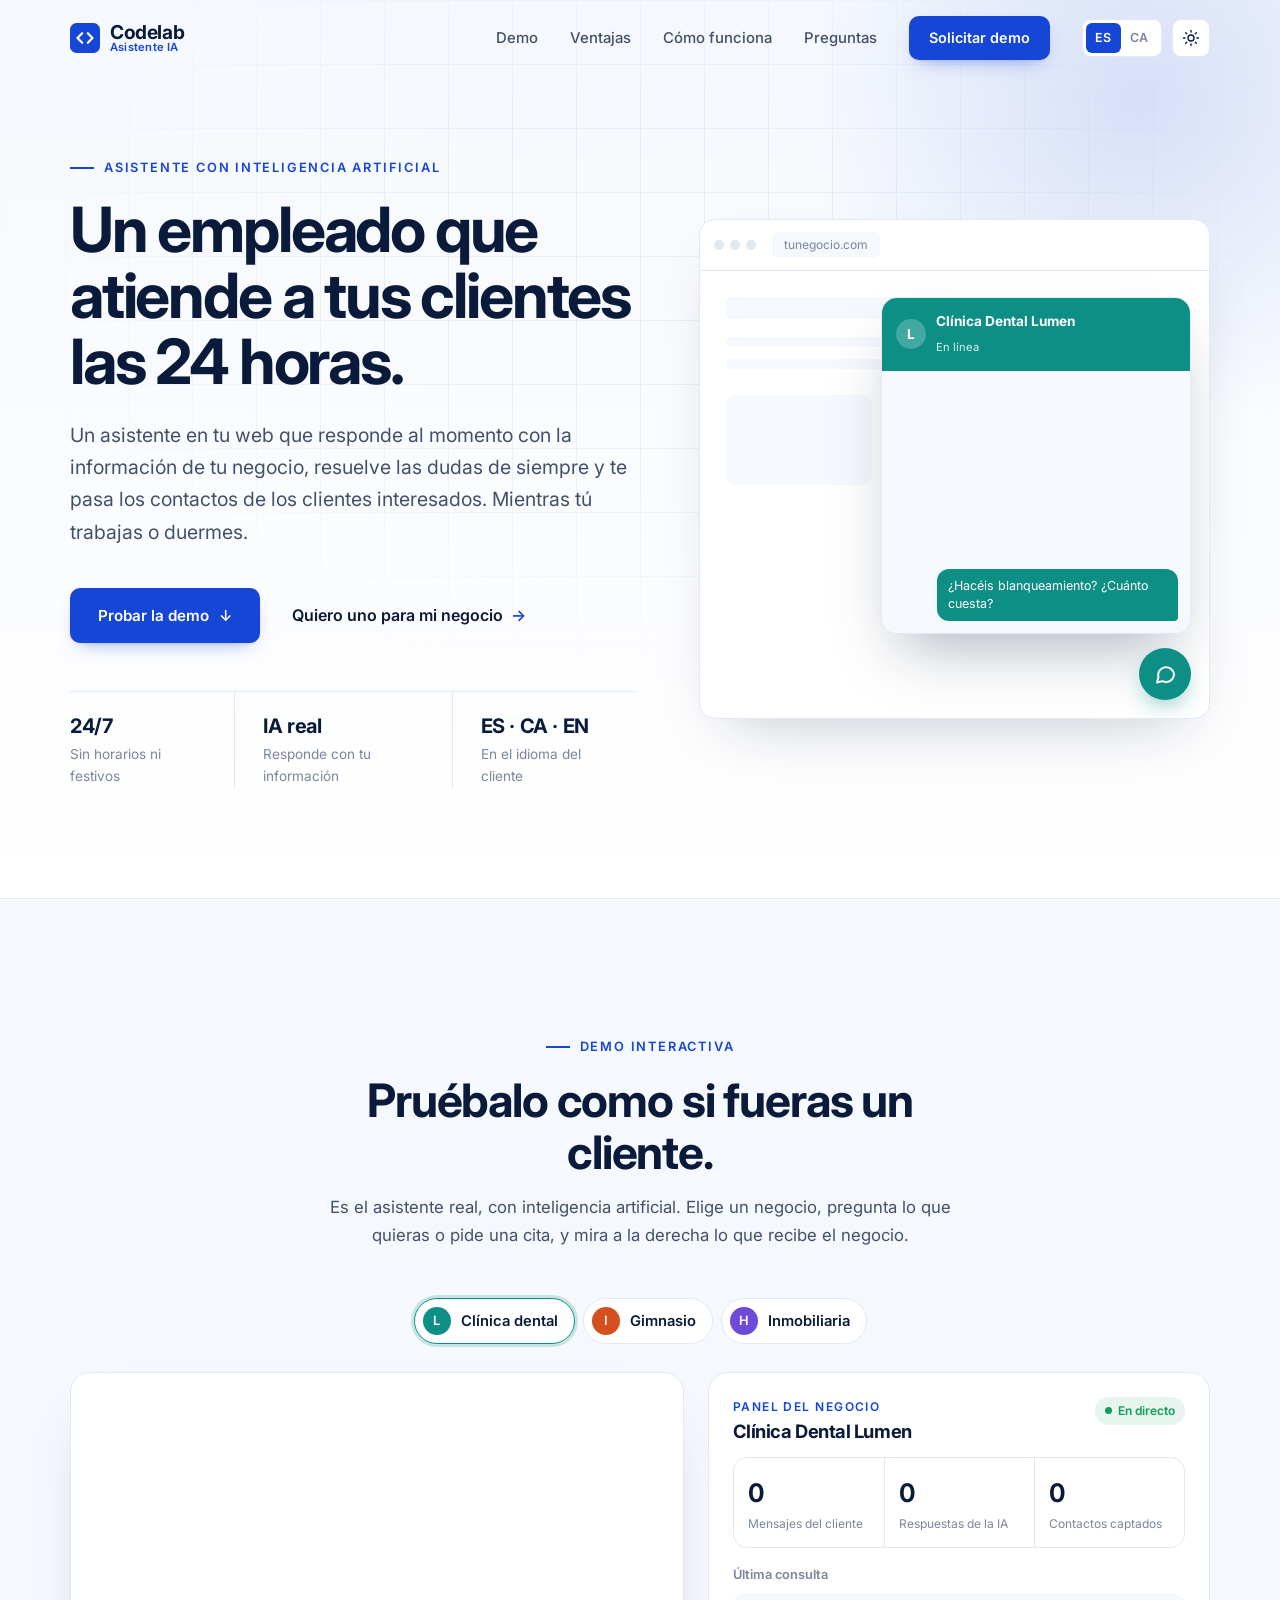
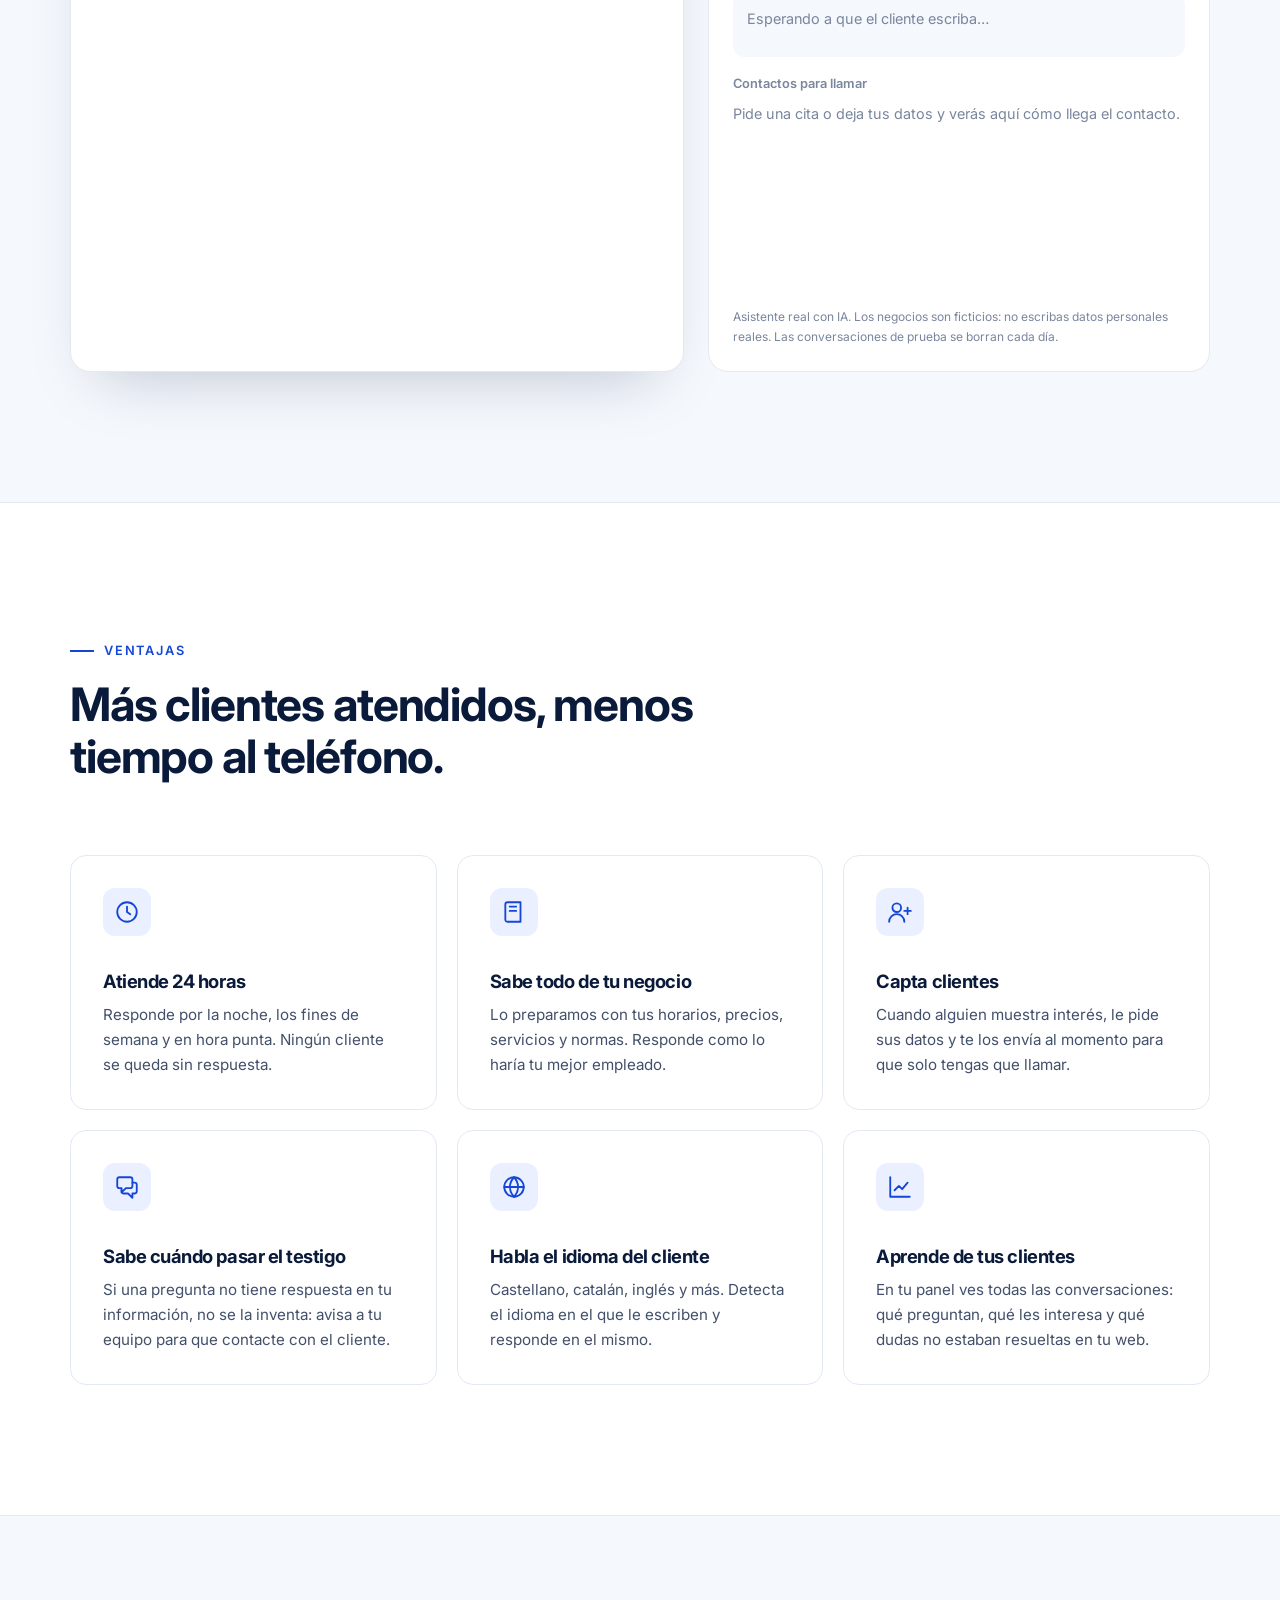
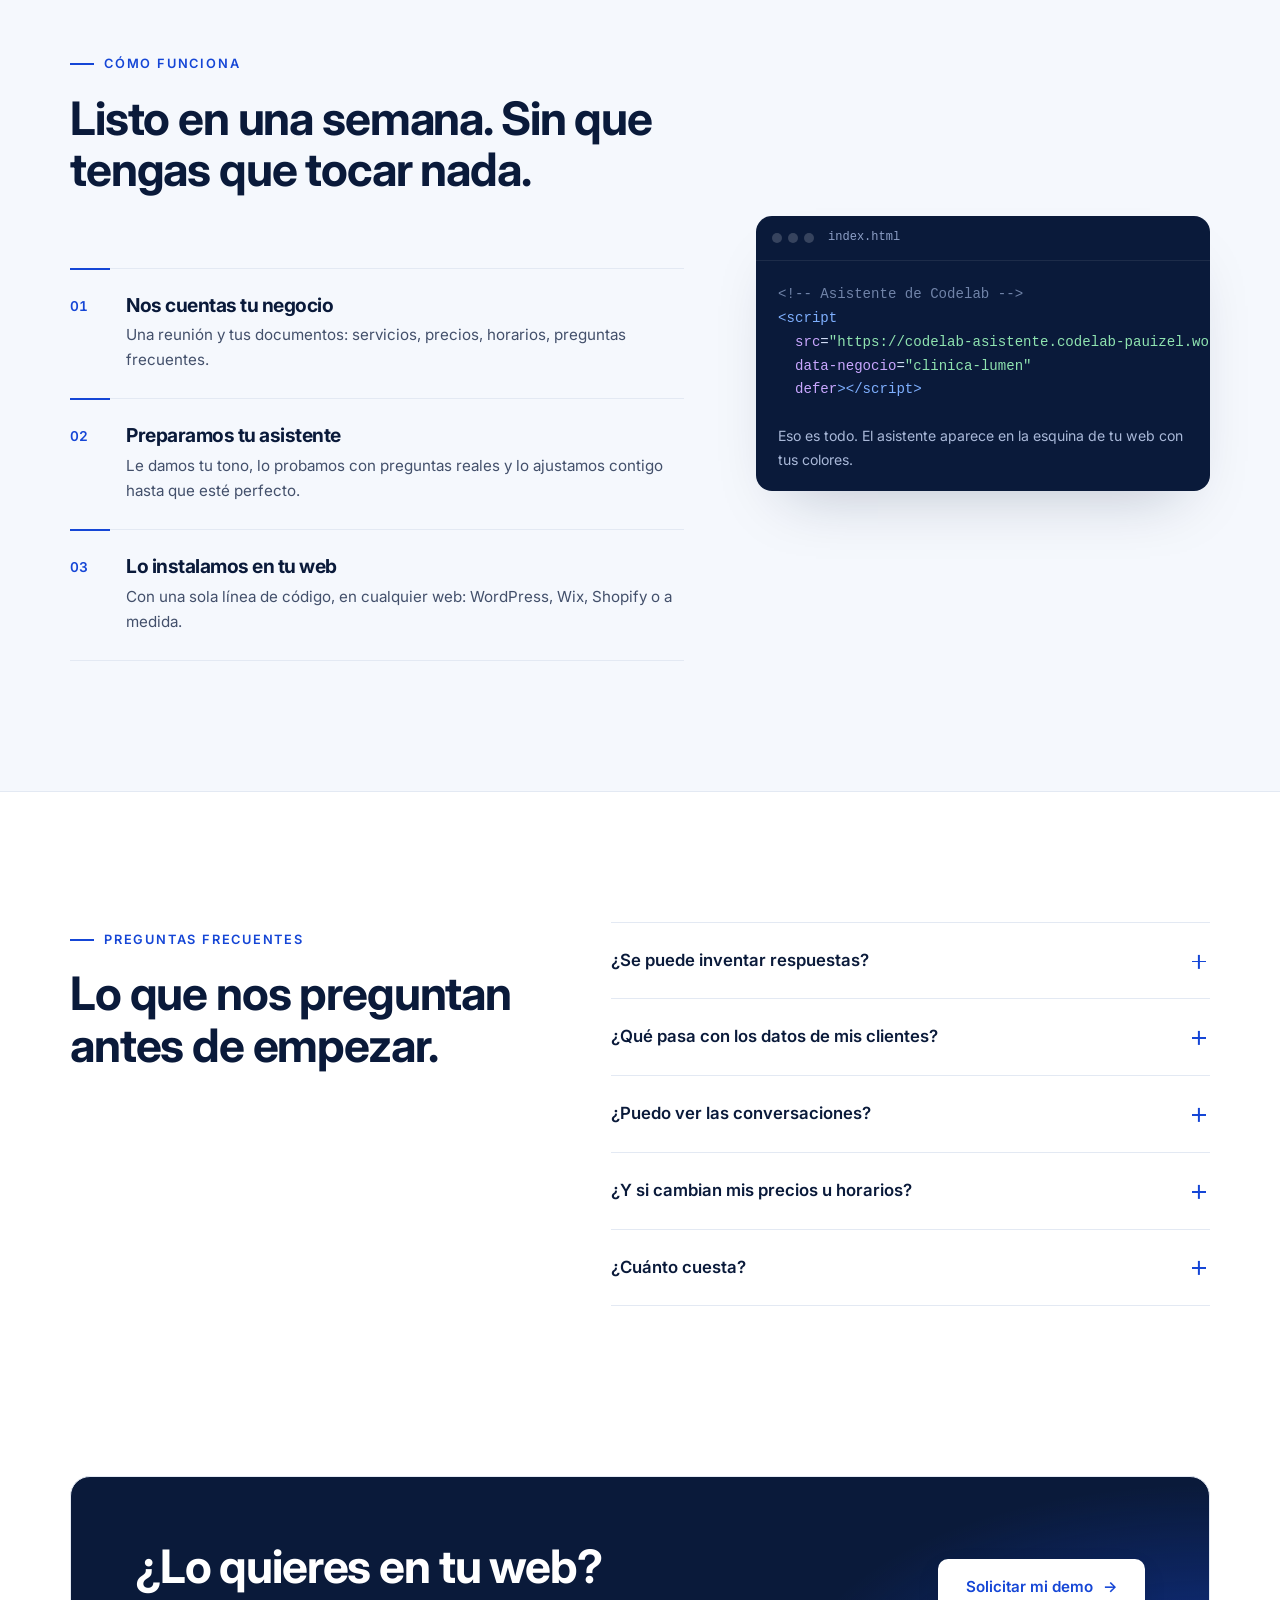
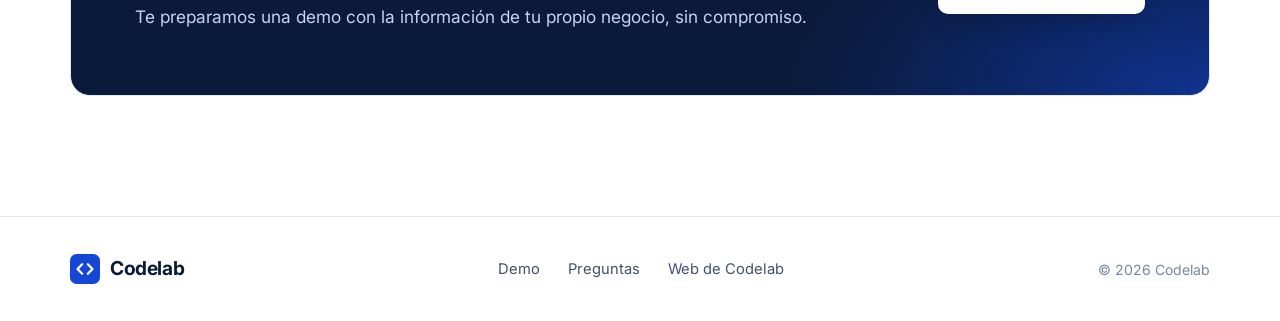
<file: index.html>
<!doctype html>
<html lang="es" data-theme="light">
<head>
  <meta charset="utf-8">
  <meta name="viewport" content="width=device-width, initial-scale=1">
  <title>Asistente IA para negocios · Codelab</title>
  <meta name="description" content="Asistente con inteligencia artificial de Codelab: atiende a tus clientes 24 horas en tu web, responde con la información de tu negocio y te pasa los contactos interesados.">
  <meta name="theme-color" content="#1546d6">
  <script>
    (function () {
      var t, l;
      try { t = localStorage.getItem('codelab-theme'); l = localStorage.getItem('codelab-lang'); } catch (e) {}
      if (t !== 'light' && t !== 'dark') t = window.matchMedia && matchMedia('(prefers-color-scheme: dark)').matches ? 'dark' : 'light';
      if (l !== 'es' && l !== 'ca') l = /^ca\b/i.test(navigator.language || '') ? 'ca' : 'es';
      document.documentElement.setAttribute('data-theme', t);
      document.documentElement.setAttribute('lang', l);
    })();
  </script>
  <link rel="preconnect" href="https://fonts.googleapis.com">
  <link rel="preconnect" href="https://fonts.gstatic.com" crossorigin>
  <link href="https://fonts.googleapis.com/css2?family=Inter:wght@400;500;600;700&display=swap" rel="stylesheet">
  <link rel="stylesheet" href="styles.css">
  <link rel="icon" href="data:image/svg+xml,<svg xmlns='http://www.w3.org/2000/svg' viewBox='0 0 32 32'><rect width='32' height='32' rx='7' fill='%231546d6'/><path d='M13 11l-5 5 5 5M19 11l5 5-5 5' stroke='white' stroke-width='2.4' fill='none' stroke-linecap='round' stroke-linejoin='round'/></svg>">
</head>
<body>

  <header class="nav" id="nav">
    <div class="container nav__inner">
      <a href="https://codelab.pauizel.com" class="logo" aria-label="Codelab">
        <svg class="logo__mark" viewBox="0 0 32 32" aria-hidden="true"><rect width="32" height="32" rx="7"/><path d="M13 11l-5 5 5 5M19 11l5 5-5 5"/></svg>
        <span class="logo__txt">Codelab <small data-i18n="brand.sub">Asistente IA</small></span>
      </a>
      <nav class="nav__links" aria-label="Principal">
        <a href="#demo" data-i18n="nav.demo">Demo</a>
        <a href="#ventajas" data-i18n="nav.features">Ventajas</a>
        <a href="#como" data-i18n="nav.how">Cómo funciona</a>
        <a href="#faq" data-i18n="nav.faq">Preguntas</a>
        <a href="#contacto" class="btn btn--sm" data-i18n="nav.contact">Solicitar demo</a>
      </nav>
      <div class="nav__tools">
        <div class="lang" role="group" aria-label="Idioma">
          <button type="button" data-lang="es" aria-pressed="true">ES</button>
          <button type="button" data-lang="ca" aria-pressed="false">CA</button>
        </div>
        <button type="button" class="theme-toggle" id="themeToggle" aria-label="Cambiar tema" data-i18n-aria="theme">
          <svg class="i-sun" viewBox="0 0 24 24" aria-hidden="true"><circle cx="12" cy="12" r="4"/><path d="M12 2v2M12 20v2M4.9 4.9l1.4 1.4M17.7 17.7l1.4 1.4M2 12h2M20 12h2M4.9 19.1l1.4-1.4M17.7 6.3l1.4-1.4"/></svg>
          <svg class="i-moon" viewBox="0 0 24 24" aria-hidden="true"><path d="M20 14.5A8 8 0 0 1 9.5 4 8 8 0 1 0 20 14.5z"/></svg>
        </button>
        <button class="nav__toggle" aria-label="Menú" aria-expanded="false"><span></span><span></span></button>
      </div>
    </div>
  </header>

  <main>
    <!-- HERO -->
    <section class="hero">
      <div class="hero__grid" aria-hidden="true"></div>
      <div class="container hero__inner">
        <div class="hero__text">
          <p class="kicker reveal" data-i18n="hero.kicker">Asistente con inteligencia artificial</p>
          <h1 class="reveal" style="--d:.06s" data-i18n="hero.title">Un empleado que atiende a tus clientes las 24 horas.</h1>
          <p class="hero__lead reveal" style="--d:.14s" data-i18n="hero.lead">Un asistente en tu web que responde al momento con la información de tu negocio, resuelve las dudas de siempre y te pasa los contactos de los clientes interesados. Mientras tú trabajas o duermes.</p>
          <div class="hero__cta reveal" style="--d:.22s">
            <a href="#demo" class="btn"><span data-i18n="hero.try">Probar la demo</span> <span class="arrow">↓</span></a>
            <a href="#contacto" class="link-arrow"><span data-i18n="hero.talk">Quiero uno para mi negocio</span> <span class="a">→</span></a>
          </div>
          <ul class="hero__stats reveal" style="--d:.3s">
            <li><strong>24/7</strong><span data-i18n="hero.s1">Sin horarios ni festivos</span></li>
            <li><strong data-i18n="hero.s2t">IA real</strong><span data-i18n="hero.s2">Responde con tu información</span></li>
            <li><strong>ES · CA · EN</strong><span data-i18n="hero.s3">En el idioma del cliente</span></li>
          </ul>
        </div>

        <div class="preview reveal" style="--d:.2s" aria-hidden="true">
          <div class="preview__win">
            <div class="preview__bar"><i></i><i></i><i></i><span>tunegocio.com</span></div>
            <div class="preview__page">
              <div class="sk sk--title"></div><div class="sk"></div><div class="sk sk--short"></div>
              <div class="sk-grid"><div></div><div></div><div></div></div>
            </div>
            <div class="preview__widget">
              <div class="pw__head"><span class="pw__av">L</span><div><b>Clínica Dental Lumen</b><small data-i18n="chat.online">En línea</small></div></div>
              <div class="pw__body" id="previewBody"></div>
            </div>
            <div class="preview__fab"><svg viewBox="0 0 24 24"><path d="M21 12a8 8 0 0 1-11.6 7.1L4 20.5l1.4-5.1A8 8 0 1 1 21 12z"/></svg></div>
          </div>
        </div>
      </div>
    </section>

    <!-- DEMO -->
    <section id="demo" class="section section--soft">
      <div class="container">
        <div class="section__head section__head--center reveal">
          <p class="kicker" data-i18n="d.kicker">Demo interactiva</p>
          <h2 data-i18n="d.title">Pruébalo como si fueras un cliente.</h2>
          <p data-i18n="d.sub">Es el asistente real, con inteligencia artificial. Elige un negocio, pregunta lo que quieras o pide una cita, y mira a la derecha lo que recibe el negocio.</p>
        </div>

        <div class="biz-tabs reveal" role="tablist" id="bizTabs"></div>

        <div class="demo reveal">
          <div class="chat-mount" id="chatMount" aria-label="Chat"></div>

          <aside class="panel" aria-label="Panel del negocio">
            <div class="panel__head">
              <div><p class="panel__kicker" data-i18n="pn.kicker">Panel del negocio</p><h3 id="panelName"></h3></div>
              <span class="panel__live"><i></i><span data-i18n="pn.live">En directo</span></span>
            </div>
            <div class="panel__stats">
              <div><strong id="stMsgs">0</strong><span data-i18n="pn.msgs">Mensajes del cliente</span></div>
              <div><strong id="stAi">0</strong><span data-i18n="pn.ai">Respuestas de la IA</span></div>
              <div><strong id="stLeads">0</strong><span data-i18n="pn.leads">Contactos captados</span></div>
            </div>
            <div class="panel__block">
              <p class="panel__label" data-i18n="pn.last">Última consulta</p>
              <div id="lastQuery" class="panel__last"><span class="muted" data-i18n="pn.waiting">Esperando a que el cliente escriba…</span></div>
            </div>
            <div class="panel__block">
              <p class="panel__label" data-i18n="pn.inbox">Contactos para llamar</p>
              <ul id="leadList" class="leads"><li class="muted" data-i18n="pn.noLeads">Pide una cita o deja tus datos y verás aquí cómo llega el contacto.</li></ul>
            </div>
            <p class="panel__note" data-i18n="pn.note">Asistente real con IA. Los negocios son ficticios: no escribas datos personales reales. Las conversaciones de prueba se borran cada día.</p>
          </aside>
        </div>
      </div>
    </section>

    <!-- VENTAJAS -->
    <section id="ventajas" class="section">
      <div class="container">
        <div class="section__head reveal">
          <p class="kicker" data-i18n="f.kicker">Ventajas</p>
          <h2 data-i18n="f.title">Más clientes atendidos, menos tiempo al teléfono.</h2>
        </div>
        <div class="features">
          <article class="feat reveal">
            <svg class="icon" viewBox="0 0 24 24" aria-hidden="true"><circle cx="12" cy="12" r="9"/><path d="M12 7v5l3 2"/></svg>
            <h3 data-i18n="f.1t">Atiende 24 horas</h3>
            <p data-i18n="f.1d">Responde por la noche, los fines de semana y en hora punta. Ningún cliente se queda sin respuesta.</p>
          </article>
          <article class="feat reveal" style="--d:.08s">
            <svg class="icon" viewBox="0 0 24 24" aria-hidden="true"><path d="M4 19.5V5a2 2 0 0 1 2-2h12v18H6a2 2 0 0 1-2-1.5z"/><path d="M8 7h6M8 11h6"/></svg>
            <h3 data-i18n="f.2t">Sabe todo de tu negocio</h3>
            <p data-i18n="f.2d">Lo preparamos con tus horarios, precios, servicios y normas. Responde como lo haría tu mejor empleado.</p>
          </article>
          <article class="feat reveal" style="--d:.16s">
            <svg class="icon" viewBox="0 0 24 24" aria-hidden="true"><circle cx="9" cy="8" r="4"/><path d="M2 21a7 7 0 0 1 14 0M19 8v6M16 11h6"/></svg>
            <h3 data-i18n="f.3t">Capta clientes</h3>
            <p data-i18n="f.3d">Cuando alguien muestra interés, le pide sus datos y te los envía al momento para que solo tengas que llamar.</p>
          </article>
          <article class="feat reveal">
            <svg class="icon" viewBox="0 0 24 24" aria-hidden="true"><path d="M17 8h2a2 2 0 0 1 2 2v6a2 2 0 0 1-2 2h-2v4l-4-4H9a2 2 0 0 1-2-2v-1"/><path d="M15 3H5a2 2 0 0 0-2 2v6a2 2 0 0 0 2 2h2v4l4-4h4a2 2 0 0 0 2-2V5a2 2 0 0 0-2-2z"/></svg>
            <h3 data-i18n="f.4t">Sabe cuándo pasar el testigo</h3>
            <p data-i18n="f.4d">Si una pregunta no tiene respuesta en tu información, no se la inventa: avisa a tu equipo para que contacte con el cliente.</p>
          </article>
          <article class="feat reveal" style="--d:.08s">
            <svg class="icon" viewBox="0 0 24 24" aria-hidden="true"><circle cx="12" cy="12" r="9"/><path d="M3 12h18M12 3c2.5 2.7 3.8 5.7 3.8 9s-1.3 6.3-3.8 9c-2.5-2.7-3.8-5.7-3.8-9S9.5 5.7 12 3z"/></svg>
            <h3 data-i18n="f.5t">Habla el idioma del cliente</h3>
            <p data-i18n="f.5d">Castellano, catalán, inglés y más. Detecta el idioma en el que le escriben y responde en el mismo.</p>
          </article>
          <article class="feat reveal" style="--d:.16s">
            <svg class="icon" viewBox="0 0 24 24" aria-hidden="true"><path d="M3 3v18h18"/><path d="M7 15l4-4 3 3 5-6"/></svg>
            <h3 data-i18n="f.6t">Aprende de tus clientes</h3>
            <p data-i18n="f.6d">Cada mes te enviamos un resumen: qué preguntan, qué les interesa y qué dudas no estaban resueltas en tu web.</p>
          </article>
        </div>
      </div>
    </section>

    <!-- CÓMO FUNCIONA -->
    <section id="como" class="section section--soft">
      <div class="container how">
        <div>
          <div class="section__head reveal">
            <p class="kicker" data-i18n="h.kicker">Cómo funciona</p>
            <h2 data-i18n="h.title">Listo en una semana. Sin que tengas que tocar nada.</h2>
          </div>
          <ol class="steps">
            <li class="reveal"><span>01</span><div><h3 data-i18n="h.1t">Nos cuentas tu negocio</h3><p data-i18n="h.1d">Una reunión y tus documentos: servicios, precios, horarios, preguntas frecuentes.</p></div></li>
            <li class="reveal" style="--d:.1s"><span>02</span><div><h3 data-i18n="h.2t">Preparamos tu asistente</h3><p data-i18n="h.2d">Le damos tu tono, lo probamos con preguntas reales y lo ajustamos contigo hasta que esté perfecto.</p></div></li>
            <li class="reveal" style="--d:.2s"><span>03</span><div><h3 data-i18n="h.3t">Lo instalamos en tu web</h3><p data-i18n="h.3d">Con una sola línea de código, en cualquier web: WordPress, Wix, Shopify o a medida.</p></div></li>
          </ol>
        </div>
        <div class="code reveal" style="--d:.15s">
          <div class="code__bar"><i></i><i></i><i></i><span>index.html</span></div>
<pre><code><span class="c">&lt;!-- <span data-i18n="h.code">Asistente de Codelab</span> --&gt;</span>
<span class="t">&lt;script</span>
  <span class="a">src</span>=<span class="s" id="snipSrc">"…/widget.js"</span>
  <span class="a">data-negocio</span>=<span class="s">"clinica-lumen"</span>
  <span class="a">defer</span><span class="t">&gt;&lt;/script&gt;</span></code></pre>
          <p class="code__note" data-i18n="h.note">Eso es todo. El asistente aparece en la esquina de tu web con tus colores.</p>
        </div>
      </div>
    </section>

    <!-- FAQ -->
    <section id="faq" class="section">
      <div class="container faq">
        <div class="section__head reveal">
          <p class="kicker" data-i18n="q.kicker">Preguntas frecuentes</p>
          <h2 data-i18n="q.title">Lo que nos preguntan antes de empezar.</h2>
        </div>
        <div class="faq__list">
          <details class="reveal"><summary data-i18n="q.1q">¿Se puede inventar respuestas?</summary><div class="faq__a"><p data-i18n="q.1a">Lo configuramos para que responda solo con la información de tu negocio. Si algo no está en ella, lo dice y avisa a tu equipo, en lugar de improvisar.</p></div></details>
          <details class="reveal" style="--d:.06s"><summary data-i18n="q.2q">¿Qué pasa con los datos de mis clientes?</summary><div class="faq__a"><p data-i18n="q.2a">Los datos se tratan según el RGPD, solo para atender al cliente, y se guardan en servidores europeos. Te ayudamos a actualizar tu política de privacidad.</p></div></details>
          <details class="reveal" style="--d:.12s"><summary data-i18n="q.3q">¿Puedo ver las conversaciones?</summary><div class="faq__a"><p data-i18n="q.3a">Sí. Tienes un panel con todas las conversaciones y los contactos captados, y puedes recibirlos también por correo.</p></div></details>
          <details class="reveal" style="--d:.18s"><summary data-i18n="q.4q">¿Y si cambian mis precios u horarios?</summary><div class="faq__a"><p data-i18n="q.4a">Nos lo dices y lo actualizamos. El asistente responde con la información nueva desde ese mismo momento.</p></div></details>
          <details class="reveal" style="--d:.24s"><summary data-i18n="q.5q">¿Cuánto cuesta?</summary><div class="faq__a"><p data-i18n="q.5a">Depende del volumen de conversaciones y de lo que necesites que haga. Te preparamos una propuesta cerrada, con una cuota mensual sin sorpresas.</p></div></details>
        </div>
      </div>
    </section>

    <!-- CONTACTO -->
    <section id="contacto" class="section section--tight">
      <div class="container">
        <div class="cta reveal">
          <div>
            <h2 data-i18n="c.title">¿Lo quieres en tu web?</h2>
            <p data-i18n="c.text">Te preparamos una demo con la información de tu propio negocio, sin compromiso.</p>
          </div>
          <a href="#" class="btn btn--white" id="ctaMail"><span data-i18n="c.btn">Solicitar mi demo</span> <span class="arrow">→</span></a>
        </div>
      </div>
    </section>
  </main>

  <footer class="footer">
    <div class="container footer__inner">
      <a href="https://codelab.pauizel.com" class="logo">
        <svg class="logo__mark" viewBox="0 0 32 32" aria-hidden="true"><rect width="32" height="32" rx="7"/><path d="M13 11l-5 5 5 5M19 11l5 5-5 5"/></svg>
        Codelab
      </a>
      <nav class="footer__links">
        <a href="#demo" data-i18n="nav.demo">Demo</a>
        <a href="#faq" data-i18n="nav.faq">Preguntas</a>
        <a href="https://codelab.pauizel.com" data-i18n="ft.codelab">Web de Codelab</a>
      </nav>
      <p>© <span id="year"></span> Codelab</p>
    </div>
  </footer>

  <script src="config.js"></script>
  <script src="i18n.js"></script>
    <script src="main.js"></script>
</body>
</html>
</file>
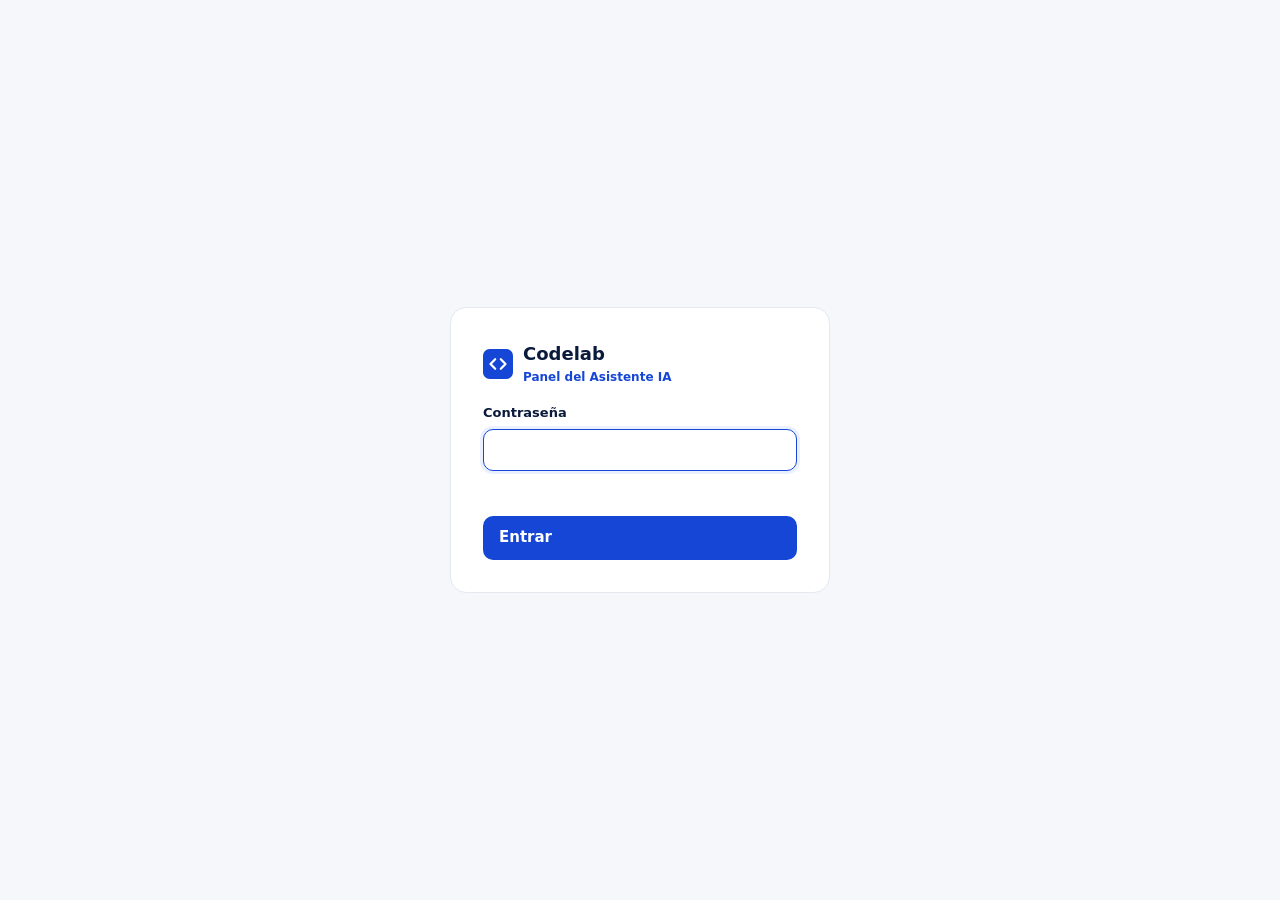
<file: worker/src/admin.html>
<!doctype html>
<html lang="es">
<head>
<meta charset="utf-8">
<meta name="viewport" content="width=device-width, initial-scale=1">
<meta name="robots" content="noindex, nofollow">
<title>Panel · Asistente IA · Codelab</title>
<link rel="icon" href="data:image/svg+xml,<svg xmlns='http://www.w3.org/2000/svg' viewBox='0 0 32 32'><rect width='32' height='32' rx='7' fill='%231546d6'/><path d='M13 11l-5 5 5 5M19 11l5 5-5 5' stroke='white' stroke-width='2.4' fill='none' stroke-linecap='round' stroke-linejoin='round'/></svg>">
<style>
:root{--bg:#f5f7fb;--s:#fff;--line:#e3e8f1;--ink:#0a1a3a;--text:#4a5671;--muted:#7a869e;--blue:#1546d6;--blue-soft:#eaf0ff;--good:#0f9d58;--warn:#c56a00;--bad:#d93a2b;--ease:cubic-bezier(.22,1,.36,1)}
@media (prefers-color-scheme:dark){:root{--bg:#070c1c;--s:#0f1830;--line:#1d2848;--ink:#eef2ff;--text:#a8b3cf;--muted:#6f7b99;--blue:#4d7bff;--blue-soft:rgba(77,123,255,.14)}}
*{box-sizing:border-box;margin:0;padding:0}
body{font-family:Inter,system-ui,-apple-system,"Segoe UI",sans-serif;background:var(--bg);color:var(--text);font-size:15px;line-height:1.55;-webkit-font-smoothing:antialiased}
button,input,textarea,select{font:inherit;color:inherit}
h1,h2,h3{color:var(--ink);letter-spacing:-.02em;line-height:1.2}
a{color:var(--blue)}
.btn{display:inline-flex;align-items:center;gap:8px;border:0;border-radius:10px;padding:10px 16px;background:var(--blue);color:#fff;font-weight:600;cursor:pointer;transition:filter .2s,transform .2s var(--ease)}
.btn:hover{filter:brightness(1.08);transform:translateY(-1px)}
.btn.g{background:transparent;color:var(--ink);border:1px solid var(--line)}
.btn.d{background:transparent;color:var(--bad);border:1px solid var(--line)}
.btn.sm{padding:6px 11px;font-size:13px}
input,textarea,select{width:100%;border:1px solid var(--line);background:var(--s);border-radius:10px;padding:10px 12px;outline:none}
input:focus,textarea:focus,select:focus{border-color:var(--blue);box-shadow:0 0 0 3px var(--blue-soft)}
label{display:grid;gap:6px;font-size:13px;font-weight:600;color:var(--ink)}
label small{font-weight:400;color:var(--muted)}
.card{background:var(--s);border:1px solid var(--line);border-radius:16px}
/* login */
.login{min-height:100vh;display:grid;place-items:center;padding:16px}
.login form{width:min(380px,100%);padding:32px;display:grid;gap:16px}
.logo{display:flex;align-items:center;gap:10px;font-weight:700;color:var(--ink);font-size:18px}
.logo svg{width:30px;height:30px}.logo small{display:block;font-size:12px;color:var(--blue);font-weight:600}
.err{color:var(--bad);font-size:13px;min-height:1em}
/* app */
.top{position:sticky;top:0;z-index:5;background:color-mix(in srgb,var(--bg) 85%,transparent);backdrop-filter:blur(12px);border-bottom:1px solid var(--line)}
.top .in{max-width:1180px;margin:0 auto;padding:12px 16px;display:flex;align-items:center;gap:16px;flex-wrap:wrap}
.tabs{display:flex;gap:4px;margin-left:auto;flex-wrap:wrap}
.tabs button{border:0;background:none;padding:8px 14px;border-radius:9px;cursor:pointer;font-weight:600;color:var(--text)}
.tabs button[aria-selected=true]{background:var(--s);color:var(--ink);box-shadow:0 1px 3px rgba(0,0,0,.08)}
.tabs b{display:inline-grid;place-items:center;min-width:20px;height:20px;padding:0 6px;border-radius:99px;background:var(--bad);color:#fff;font-size:11px;margin-left:4px}
main{max-width:1180px;margin:0 auto;padding:24px 16px 60px}
.row{display:flex;align-items:center;gap:12px;flex-wrap:wrap;margin-bottom:18px}
.row h2{font-size:22px;margin-right:auto}
.stats{display:grid;grid-template-columns:repeat(auto-fit,minmax(170px,1fr));gap:12px;margin-bottom:24px}
.stat{padding:18px}.stat strong{display:block;font-size:28px;color:var(--ink);letter-spacing:-.02em}.stat span{font-size:13px;color:var(--muted)}
table{width:100%;border-collapse:collapse}
th,td{text-align:left;padding:12px 14px;border-bottom:1px solid var(--line);vertical-align:top;font-size:14px}
th{font-size:12px;text-transform:uppercase;letter-spacing:.06em;color:var(--muted);font-weight:600}
tr:last-child td{border-bottom:0}
td b{color:var(--ink)}
.tag{display:inline-block;font-size:12px;font-weight:600;padding:2px 9px;border-radius:99px;background:var(--blue-soft);color:var(--blue)}
.tag.demo{background:rgba(197,106,0,.12);color:var(--warn)}
.st-nuevo{color:var(--bad)}.st-contactado{color:var(--warn)}.st-cerrado{color:var(--good)}
.empty{padding:40px;text-align:center;color:var(--muted)}
.biz{display:grid;grid-template-columns:repeat(auto-fill,minmax(280px,1fr));gap:14px}
.biz .card{padding:20px;display:grid;gap:10px;transition:transform .3s var(--ease),box-shadow .3s}
.biz .card:hover{transform:translateY(-3px);box-shadow:0 20px 40px -25px rgba(0,0,0,.35)}
.biz .hd{display:flex;align-items:center;gap:10px}.biz .av{width:36px;height:36px;border-radius:50%;display:grid;place-items:center;color:#fff;font-weight:700}
.biz .nums{display:flex;gap:16px;font-size:13px}.biz .nums b{color:var(--ink);font-size:16px}
.conv{display:grid;grid-template-columns:340px 1fr;gap:14px;min-height:520px}
.conv .list{overflow:auto;max-height:70vh}
.conv .item{padding:12px 14px;border-bottom:1px solid var(--line);cursor:pointer}
.conv .item:hover,.conv .item.on{background:var(--blue-soft)}
.conv .item small{color:var(--muted);font-size:12px}
.conv .item p{font-size:13px;white-space:nowrap;overflow:hidden;text-overflow:ellipsis;color:var(--ink)}
.thread{padding:18px;display:flex;flex-direction:column;gap:10px;overflow:auto;max-height:70vh}
.msg{max-width:80%;padding:9px 13px;border-radius:14px;white-space:pre-wrap;font-size:14px}
.msg.user{align-self:flex-end;background:var(--blue);color:#fff}
.msg.assistant{align-self:flex-start;background:var(--bg);border:1px solid var(--line);color:var(--ink)}
.msg small{display:block;font-size:11px;opacity:.7;margin-top:2px}
form.edit{display:grid;gap:16px;padding:24px}
.g2{display:grid;grid-template-columns:1fr 1fr;gap:14px}.g3{display:grid;grid-template-columns:1fr 1fr 1fr;gap:14px}
textarea{min-height:90px;resize:vertical}
textarea.kb{min-height:300px;font-family:ui-monospace,Menlo,monospace;font-size:13px}
pre.snip{background:#0a1a3a;color:#dbe6ff;padding:14px;border-radius:10px;font-size:12.5px;overflow:auto;white-space:pre-wrap;word-break:break-all}
.toast{position:fixed;bottom:20px;left:50%;transform:translateX(-50%) translateY(20px);background:var(--ink);color:var(--bg);padding:10px 16px;border-radius:10px;font-weight:600;opacity:0;transition:all .3s var(--ease);pointer-events:none}
.toast.on{opacity:1;transform:translateX(-50%)}
@media (max-width:800px){.conv{grid-template-columns:1fr}.g2,.g3{grid-template-columns:1fr}th:nth-child(4),td:nth-child(4){display:none}}
</style>
</head>
<body>
<div id="app"></div>
<div class="toast" id="toast"></div>
<script>
(function(){
'use strict';
var KEY='cla-admin', pass=null; try{pass=sessionStorage.getItem(KEY)}catch(e){}
var app=document.getElementById('app'), state={tab:'leads', biz:'', data:null, conv:null};
var LOGO='<svg viewBox="0 0 32 32"><rect width="32" height="32" rx="7" fill="#1546d6"/><path d="M13 11l-5 5 5 5M19 11l5 5-5 5" stroke="#fff" stroke-width="2.4" fill="none" stroke-linecap="round" stroke-linejoin="round"/></svg>';
function esc(s){return String(s==null?'':s).replace(/[&<>"']/g,function(c){return{'&':'&amp;','<':'&lt;','>':'&gt;','"':'&quot;',"'":'&#39;'}[c]})}
function toast(t){var e=document.getElementById('toast');e.textContent=t;e.classList.add('on');setTimeout(function(){e.classList.remove('on')},2200)}
function when(s){if(!s)return'';var d=new Date(s.replace(' ','T')+'Z');return d.toLocaleString('es-ES',{day:'2-digit',month:'short',hour:'2-digit',minute:'2-digit'})}
function api(path,opt){opt=opt||{};opt.headers=Object.assign({'Authorization':'Bearer '+pass,'Content-Type':'application/json'},opt.headers||{});
  return fetch('/api/admin/'+path,opt).then(function(r){if(r.status===401){logout(true);throw new Error('401')}return r.json()})}
function logout(bad){pass=null;try{sessionStorage.removeItem(KEY)}catch(e){}login(bad)}

function login(bad){
  app.innerHTML='<div class="login"><form class="card" id="lf"><div class="logo">'+LOGO+'<div>Codelab<small>Panel del Asistente IA</small></div></div>'+
  '<label>Contraseña<input type="password" id="pw" autocomplete="current-password" required autofocus></label>'+
  '<p class="err">'+(bad?'Contraseña incorrecta.':'')+'</p><button class="btn" type="submit">Entrar</button></form></div>';
  document.getElementById('lf').onsubmit=function(e){e.preventDefault();pass=document.getElementById('pw').value;
    api('summary').then(function(d){try{sessionStorage.setItem(KEY,pass)}catch(e){}state.data=d;shell()}).catch(function(){})};
}

function shell(){
  var newLeads=(state.data.businesses||[]).reduce(function(a,b){return a+b.new_leads},0);
  app.innerHTML='<header class="top"><div class="in"><div class="logo">'+LOGO+'<div>Codelab<small>Panel del Asistente IA</small></div></div>'+
  '<nav class="tabs"><button data-t="leads">Contactos'+(newLeads?'<b>'+newLeads+'</b>':'')+'</button><button data-t="convs">Conversaciones</button><button data-t="biz">Negocios</button></nav>'+
  '<button class="btn g sm" id="out">Salir</button></div></header><main id="main"></main>';
  app.querySelectorAll('[data-t]').forEach(function(b){b.setAttribute('aria-selected',String(b.dataset.t===state.tab));b.onclick=function(){state.tab=b.dataset.t;state.conv=null;shell()}});
  document.getElementById('out').onclick=function(){logout(false)};
  ({leads:leads,convs:convs,biz:biz})[state.tab]();
}
function bizSelect(){
  return '<select id="bsel" style="width:auto"><option value="">Todos los negocios</option>'+state.data.businesses.map(function(b){return'<option value="'+b.id+'"'+(state.biz===b.id?' selected':'')+'>'+esc(b.name)+'</option>'}).join('')+'</select>';
}
function bindSel(fn){var s=document.getElementById('bsel');if(s)s.onchange=function(){state.biz=s.value;fn()}}
function bizName(id){var b=state.data.businesses.find(function(x){return x.id===id});return b?b.name:id}

function leads(){
  var m=document.getElementById('main'), B=state.data.businesses;
  var tot=B.reduce(function(a,b){return a+b.leads},0), nw=B.reduce(function(a,b){return a+b.new_leads},0), conv=B.reduce(function(a,b){return a+b.conversations},0), today=B.reduce(function(a,b){return a+b.today},0);
  m.innerHTML='<div class="stats"><div class="card stat"><strong>'+nw+'</strong><span>Contactos nuevos por llamar</span></div><div class="card stat"><strong>'+tot+'</strong><span>Contactos en total</span></div><div class="card stat"><strong>'+today+'</strong><span>Conversaciones últimas 24 h</span></div><div class="card stat"><strong>'+conv+'</strong><span>Conversaciones en total</span></div></div>'+
  '<div class="row"><h2>Contactos</h2>'+bizSelect()+'<button class="btn g sm" id="csv">Exportar CSV</button></div><div class="card" id="lt"><p class="empty">Cargando…</p></div>';
  bindSel(leads);
  api('leads'+(state.biz?'?business='+state.biz:'')).then(function(d){
    var L=d.leads||[]; var t=document.getElementById('lt');
    if(!L.length){t.innerHTML='<p class="empty">Todavía no hay contactos. Cuando el asistente consiga el nombre y el teléfono de un cliente, aparecerá aquí.</p>';return}
    t.innerHTML='<table><thead><tr><th>Cliente</th><th>Motivo</th><th>Negocio</th><th>Fecha</th><th>Estado</th><th></th></tr></thead><tbody>'+L.map(function(l){
      return '<tr><td><b>'+esc(l.name||'Sin nombre')+'</b><br><a href="tel:'+esc(l.phone)+'">'+esc(l.phone)+'</a></td><td>'+esc(l.reason||'—')+'</td><td>'+esc(bizName(l.business_id))+'</td><td>'+when(l.created)+'</td>'+
      '<td><select data-l="'+l.id+'" class="st-'+l.status+'" style="width:auto">'+['nuevo','contactado','cerrado'].map(function(s){return'<option'+(s===l.status?' selected':'')+'>'+s+'</option>'}).join('')+'</select></td>'+
      '<td>'+(l.conversation_id?'<button class="btn g sm" data-c="'+esc(l.conversation_id)+'">Ver chat</button>':'')+'</td></tr>'}).join('')+'</tbody></table>';
    t.querySelectorAll('select[data-l]').forEach(function(s){s.onchange=function(){api('leads/'+s.dataset.l,{method:'PATCH',body:JSON.stringify({status:s.value})}).then(function(){s.className='st-'+s.value;toast('Estado actualizado');api('summary').then(function(d){state.data=d})})}});
    t.querySelectorAll('[data-c]').forEach(function(b){b.onclick=function(){state.tab='convs';state.conv=b.dataset.c;shell()}});
    document.getElementById('csv').onclick=function(){
      var rows=[['Fecha','Negocio','Nombre','Teléfono','Motivo','Estado']].concat(L.map(function(l){return[l.created,bizName(l.business_id),l.name,l.phone,l.reason,l.status]}));
      var csv=rows.map(function(r){return r.map(function(v){return'"'+String(v==null?'':v).replace(/"/g,'""')+'"'}).join(';')}).join('\n');
      var a=document.createElement('a');a.href=URL.createObjectURL(new Blob(['﻿'+csv],{type:'text/csv'}));a.download='contactos.csv';a.click();
    };
  });
}

function convs(){
  var m=document.getElementById('main');
  m.innerHTML='<div class="row"><h2>Conversaciones</h2>'+bizSelect()+'</div><div class="conv"><div class="card list" id="cl"><p class="empty">Cargando…</p></div><div class="card thread" id="th"><p class="empty">Elige una conversación.</p></div></div>';
  bindSel(convs);
  api('conversations'+(state.biz?'?business='+state.biz:'')).then(function(d){
    var C=d.conversations||[], l=document.getElementById('cl');
    if(!C.length){l.innerHTML='<p class="empty">Todavía no hay conversaciones.</p>';return}
    l.innerHTML=C.map(function(c){var first='';try{first=(c.preview.match(/"content":"((?:[^"\\]|\\.)*)/)||[])[1]||''}catch(e){}
      return '<div class="item" data-id="'+esc(c.id)+'"><small>'+esc(bizName(c.business_id))+' · '+when(c.updated)+(c.has_lead?' · <span class="tag">Contacto</span>':'')+'</small><p>'+esc(first.replace(/\\n/g,' ').replace(/\\"/g,'"'))+'</p></div>'}).join('');
    l.querySelectorAll('.item').forEach(function(it){it.onclick=function(){state.conv=it.dataset.id;openConv()}});
    if(state.conv)openConv();
  });
}
function openConv(){
  document.querySelectorAll('.conv .item').forEach(function(i){i.classList.toggle('on',i.dataset.id===state.conv)});
  var th=document.getElementById('th');th.innerHTML='<p class="empty">Cargando…</p>';
  api('conversations/'+state.conv).then(function(c){
    if(c.error){th.innerHTML='<p class="empty">No encontrada.</p>';return}
    th.innerHTML='<div class="row" style="margin:0 0 6px"><small style="margin-right:auto;color:var(--muted)">'+esc(bizName(c.business_id))+' · '+when(c.created)+(c.page?' · '+esc(c.page):'')+'</small><button class="btn d sm" id="dc">Borrar</button></div>'+
      c.messages.map(function(x){return'<div class="msg '+x.role+'">'+esc(x.content)+'<small>'+(x.t?new Date(x.t).toLocaleTimeString('es-ES',{hour:'2-digit',minute:'2-digit'}):'')+'</small></div>'}).join('');
    document.getElementById('dc').onclick=function(){if(!confirm('¿Borrar esta conversación? No se puede deshacer.'))return;api('conversations/'+state.conv,{method:'DELETE'}).then(function(){state.conv=null;toast('Conversación borrada');convs()})};
  });
}

function biz(){
  var m=document.getElementById('main'), B=state.data.businesses;
  m.innerHTML='<div class="row"><h2>Negocios</h2><button class="btn" id="nb">+ Nuevo negocio</button></div><div class="biz">'+(B.length?B.map(function(b){
    return '<div class="card"><div class="hd"><span class="av" style="background:'+esc(b.color)+'">'+esc(b.name.charAt(0))+'</span><b style="color:var(--ink)">'+esc(b.name)+'</b>'+(b.demo?'<span class="tag demo">Demo</span>':'')+(b.active?'':'<span class="tag demo">Pausado</span>')+'</div>'+
    '<div class="nums"><span><b>'+b.conversations+'</b> conversaciones</span><span><b>'+b.leads+'</b> contactos</span></div><div><button class="btn g sm" data-e="'+b.id+'">Editar</button></div></div>'}).join(''):'<p class="empty">Aún no hay negocios.</p>')+'</div>';
  document.getElementById('nb').onclick=function(){edit(null)};
  m.querySelectorAll('[data-e]').forEach(function(b){b.onclick=function(){api('businesses/'+b.dataset.e).then(edit)}});
}
function lines(j){try{return JSON.parse(j||'[]').join('\n')}catch(e){return''}}
function edit(b){
  var isNew=!b; b=b||{color:'#1546d6',active:1};
  var origin=location.origin, m=document.getElementById('main');
  m.innerHTML='<div class="row"><h2>'+(isNew?'Nuevo negocio':esc(b.name))+'</h2><button class="btn g sm" id="bk">← Volver</button></div>'+
  '<form class="card edit" id="ef">'+
  '<div class="g3"><label>Nombre del negocio<input name="name" required maxlength="120" value="'+esc(b.name)+'"></label>'+
  '<label>Identificador <small>minúsculas y guiones, no se puede cambiar</small><input name="id" required pattern="[a-z0-9-]{2,60}" '+(isNew?'':'readonly')+' value="'+esc(b.id)+'" placeholder="clinica-lumen"></label>'+
  '<label>Color<input name="color" type="color" value="'+esc(b.color)+'" style="height:44px;padding:4px"></label></div>'+
  '<label>Información del negocio <small>Todo lo que el asistente debe saber: servicios, precios, horarios, dirección, normas, preguntas frecuentes… Solo responderá con esto.</small><textarea class="kb" name="knowledge" required>'+esc(b.knowledge)+'</textarea></label>'+
  '<div class="g3"><label>Saludo en castellano<textarea name="greeting_es">'+esc(b.greeting_es)+'</textarea></label><label>Saludo en catalán<textarea name="greeting_ca">'+esc(b.greeting_ca)+'</textarea></label><label>Saludo en inglés<textarea name="greeting_en">'+esc(b.greeting_en)+'</textarea></label></div>'+
  '<div class="g3"><label>Sugerencias en castellano <small>una por línea, máx. 6</small><textarea name="chips_es">'+esc(lines(b.chips_es))+'</textarea></label><label>Sugerencias en catalán<textarea name="chips_ca">'+esc(lines(b.chips_ca))+'</textarea></label><label>Sugerencias en inglés<textarea name="chips_en">'+esc(lines(b.chips_en))+'</textarea></label></div>'+
  '<div class="g2"><label style="display:flex;align-items:center;gap:8px"><input type="checkbox" name="active" style="width:auto" '+(b.active?'checked':'')+'> Activo (el asistente responde)</label>'+
  '<label style="display:flex;align-items:center;gap:8px"><input type="checkbox" name="demo" style="width:auto" '+(b.demo?'checked':'')+'> Negocio de demostración (sus datos se borran cada día)</label></div>'+
  (isNew?'':'<label>Código para instalar en su web <small>pégalo antes de &lt;/body&gt;</small><pre class="snip" id="snip">&lt;script src="'+origin+'/widget.js" data-negocio="'+esc(b.id)+'" defer&gt;&lt;/script&gt;</pre></label>')+
  '<div class="row" style="margin:0"><button class="btn" type="submit">Guardar</button>'+(isNew?'':'<button class="btn g" type="button" id="cp">Copiar código</button><a class="btn g" target="_blank" id="try" href="#">Probar</a><span style="flex:1"></span><button class="btn d" type="button" id="del">Borrar negocio</button>')+'</div></form>';
  document.getElementById('bk').onclick=function(){biz()};
  var f=document.getElementById('ef');
  f.onsubmit=function(e){e.preventDefault();var d=Object.fromEntries(new FormData(f));d.active=f.active.checked;d.demo=f.demo.checked;
    api('businesses/'+d.id,{method:'PUT',body:JSON.stringify(d)}).then(function(r){if(r.error){toast('Error: '+r.error);return}toast('Guardado');api('summary').then(function(s){state.data=s;api('businesses/'+d.id).then(edit)})})};
  if(!isNew){
    document.getElementById('cp').onclick=function(){navigator.clipboard.writeText(document.getElementById('snip').textContent).then(function(){toast('Código copiado')})};
    document.getElementById('try').onclick=function(e){e.preventDefault();var w=window.open('','_blank');w.document.write('<!doctype html><meta charset=utf-8><title>Prueba · '+esc(b.name)+'</title><body style="font-family:system-ui;padding:40px;background:#f5f7fb"><h1>Prueba del asistente de '+esc(b.name)+'</h1><p>Abre el chat en la esquina inferior derecha.</p><script src="'+origin+'/widget.js" data-negocio="'+esc(b.id)+'"><\/script>');w.document.close()};
    document.getElementById('del').onclick=function(){if(!confirm('¿Borrar '+b.name+' con todas sus conversaciones y contactos? No se puede deshacer.'))return;api('businesses/'+b.id,{method:'DELETE'}).then(function(){toast('Negocio borrado');api('summary').then(function(s){state.data=s;biz()})})};
  }
}

if(pass){api('summary').then(function(d){state.data=d;shell()}).catch(function(){})}else login(false);
})();
</script>
</body>
</html>
</file>
<file: styles.css>
/* ============ Colores (tema claro) ============ */
:root {
  --bg: #ffffff;
  --bg-soft: #f5f8fd;
  --surface: #ffffff;
  --line: #e3e9f3;
  --ink: #0a1a3a;
  --text: #43506b;
  --muted: #7a869e;
  --blue: #1546d6;
  --blue-hover: #0b2f9e;
  --blue-soft: #eaf0ff;
  --band: #1546d6;
  --cta-bg: #0a1a3a;
  --nav-bg: rgba(255, 255, 255, .85);
  --shadow: 0 30px 60px -30px rgba(10, 26, 58, .25);
  --ease: cubic-bezier(.22, 1, .36, 1);
  color-scheme: light;
}

/* ============ Tema oscuro ============ */
:root[data-theme="dark"] {
  --bg: #070c1c;
  --bg-soft: #0b1328;
  --surface: #0f1830;
  --line: #1d2848;
  --ink: #eef2ff;
  --text: #a8b3cf;
  --muted: #6f7b99;
  --blue: #4d7bff;
  --blue-hover: #6b91ff;
  --blue-soft: rgba(77, 123, 255, .14);
  --band: #1238b0;
  --cta-bg: #0f1830;
  --nav-bg: rgba(7, 12, 28, .8);
  --shadow: 0 30px 60px -30px rgba(0, 0, 0, .7);
  color-scheme: dark;
}

/* Transición suave al cambiar de tema */
.theme-anim, .theme-anim *, .theme-anim *::before, .theme-anim *::after {
  transition: background-color .5s var(--ease), border-color .5s var(--ease), color .5s var(--ease), fill .5s, stroke .5s !important;
}

* { box-sizing: border-box; margin: 0; padding: 0; }
html { scroll-behavior: smooth; scroll-padding-top: 80px; }
body {
  font-family: 'Inter', system-ui, -apple-system, sans-serif;
  background: var(--bg);
  color: var(--text);
  line-height: 1.65;
  -webkit-font-smoothing: antialiased;
  overflow-x: hidden;
}
h1, h2, h3 { color: var(--ink); letter-spacing: -0.025em; line-height: 1.12; font-weight: 700; }
a { color: inherit; text-decoration: none; }
button { font: inherit; color: inherit; }
:focus-visible { outline: 2px solid var(--blue); outline-offset: 3px; border-radius: 6px; }
.container { width: min(1140px, 100% - 32px); margin-inline: auto; }

.skip { position: absolute; left: 16px; top: -60px; z-index: 100; background: var(--blue); color: #fff; padding: 10px 16px; border-radius: 8px; }
.skip:focus { top: 12px; }

/* Cambio de idioma: fundido breve */
main, .nav__links, .footer { transition: opacity .22s ease; }
.lang-switching main, .lang-switching .nav__links, .lang-switching .footer { opacity: 0; }

/* ============ Botones ============ */
.btn {
  display: inline-flex; align-items: center; gap: 10px;
  padding: 15px 28px;
  background: var(--blue);
  color: #fff;
  font-weight: 600; font-size: .95rem;
  border-radius: 10px;
  position: relative; overflow: hidden;
  transition: transform .4s var(--ease), box-shadow .4s var(--ease), background .3s;
  box-shadow: 0 1px 2px rgba(10,26,58,.08), 0 8px 20px -10px rgba(21,70,214,.55);
}
.btn::after {
  content: ""; position: absolute; inset: 0;
  background: linear-gradient(120deg, transparent 30%, rgba(255,255,255,.28) 50%, transparent 70%);
  transform: translateX(-100%);
  transition: transform .8s var(--ease);
}
.btn:hover { transform: translateY(-2px); background: var(--blue-hover); box-shadow: 0 16px 32px -12px rgba(21,70,214,.6); }
.btn:hover::after { transform: translateX(100%); }
.btn--sm { padding: 10px 20px; font-size: .9rem; }
.btn--white { background: #fff; color: #1546d6; box-shadow: 0 10px 30px -12px rgba(0,0,0,.35); }
.btn--white:hover { background: #fff; }
.btn .arrow { transition: transform .4s var(--ease); }
.btn:hover .arrow { transform: translateX(4px); }

.link-arrow { font-weight: 600; color: var(--ink); display: inline-flex; gap: 8px; align-items: center; }
.link-arrow .a { transition: transform .4s var(--ease); color: var(--blue); }
.link-arrow:hover .a { transform: translateX(5px); }

.kicker {
  display: inline-flex; align-items: center; gap: 10px;
  color: var(--blue); font-weight: 600; font-size: .8rem;
  letter-spacing: .14em; text-transform: uppercase; margin-bottom: 18px;
}
.kicker::before { content: ""; width: 24px; height: 2px; background: currentColor; }
.kicker--light { color: #bcd0ff; }

/* ============ Navegación ============ */
.nav {
  position: fixed; inset: 0 0 auto; z-index: 50;
  border-bottom: 1px solid transparent;
  transition: background .4s, border-color .4s;
}
.nav--scrolled, .menu-open .nav {
  background: var(--nav-bg);
  backdrop-filter: saturate(180%) blur(14px);
  -webkit-backdrop-filter: saturate(180%) blur(14px);
  border-color: var(--line);
}
.nav__inner { display: flex; align-items: center; gap: 32px; height: 76px; }
.logo { display: inline-flex; align-items: center; gap: 10px; font-weight: 700; font-size: 1.2rem; color: var(--ink); letter-spacing: -0.02em; }
.logo__mark { width: 30px; height: 30px; flex: none; }
.logo__mark rect { fill: var(--blue); }
.logo__mark path { stroke: #fff; stroke-width: 2.4; fill: none; stroke-linecap: round; stroke-linejoin: round; }
.nav__links { display: flex; align-items: center; gap: 32px; margin-left: auto; }
.nav__links a:not(.btn) { font-size: .93rem; font-weight: 500; color: var(--text); position: relative; transition: color .3s; }
.nav__links a:not(.btn)::after {
  content: ""; position: absolute; left: 0; right: 0; bottom: -6px; height: 1.5px;
  background: var(--blue); transform: scaleX(0); transform-origin: right;
  transition: transform .45s var(--ease);
}
.nav__links a:not(.btn):hover { color: var(--ink); }
.nav__links a:not(.btn):hover::after { transform: scaleX(1); transform-origin: left; }

.nav__tools { display: flex; align-items: center; gap: 10px; }
.lang {
  display: inline-flex; padding: 3px; border-radius: 9px;
  border: 1px solid var(--line); background: var(--surface);
}
.lang button {
  border: 0; background: none; cursor: pointer;
  padding: 5px 9px; border-radius: 6px;
  font-size: .78rem; font-weight: 600; letter-spacing: .04em; color: var(--muted);
  transition: background .3s var(--ease), color .3s;
}
.lang button[aria-pressed="true"] { background: var(--blue); color: #fff; }
.lang button:not([aria-pressed="true"]):hover { color: var(--ink); }

.theme-toggle {
  width: 38px; height: 38px; display: grid; place-items: center; cursor: pointer;
  border: 1px solid var(--line); background: var(--surface); border-radius: 9px;
  transition: border-color .3s;
}
.theme-toggle:hover { border-color: var(--blue); }
.theme-toggle svg {
  grid-area: 1 / 1; width: 18px; height: 18px;
  stroke: var(--ink); stroke-width: 1.8; fill: none; stroke-linecap: round; stroke-linejoin: round;
  transition: transform .6s var(--ease), opacity .4s;
}
.i-moon { opacity: 0; transform: rotate(-90deg) scale(.5); }
[data-theme="dark"] .i-sun { opacity: 0; transform: rotate(90deg) scale(.5); }
[data-theme="dark"] .i-moon { opacity: 1; transform: none; }

.nav__toggle { display: none; width: 38px; height: 38px; background: none; border: 0; cursor: pointer; position: relative; }
.nav__toggle span { position: absolute; left: 9px; right: 9px; height: 2px; background: var(--ink); border-radius: 2px; transition: transform .4s var(--ease), top .4s var(--ease); }
.nav__toggle span:first-child { top: 14px; }
.nav__toggle span:last-child { top: 22px; }
.menu-open .nav__toggle span:first-child { top: 18px; transform: rotate(45deg); }
.menu-open .nav__toggle span:last-child { top: 18px; transform: rotate(-45deg); }

/* ============ Hero ============ */
.hero {
  position: relative; overflow: hidden;
  padding: 190px 0 110px;
  background: linear-gradient(180deg, var(--bg-soft) 0%, var(--bg) 100%);
}
.hero__grid {
  position: absolute; inset: 0;
  background-image:
    linear-gradient(var(--line) 1px, transparent 1px),
    linear-gradient(90deg, var(--line) 1px, transparent 1px);
  background-size: 64px 64px;
  mask-image: radial-gradient(ellipse 70% 60% at 50% 30%, #000 30%, transparent 75%);
  -webkit-mask-image: radial-gradient(ellipse 70% 60% at 50% 30%, #000 30%, transparent 75%);
  opacity: .7;
  animation: gridDrift 30s linear infinite;
}
.hero::after {
  content: ""; position: absolute; width: 720px; height: 720px; right: -220px; top: -260px;
  background: radial-gradient(circle, rgba(21,70,214,.14), transparent 65%);
  pointer-events: none;
  animation: float 14s ease-in-out infinite;
}
[data-theme="dark"] .hero::after { background: radial-gradient(circle, rgba(77,123,255,.22), transparent 65%); }
@keyframes gridDrift { to { background-position: 64px 64px; } }
@keyframes float { 50% { transform: translate(-40px, 40px); } }

.hero__inner { position: relative; z-index: 1; }
.hero__title { font-size: clamp(2.6rem, 6.4vw, 5rem); letter-spacing: -0.04em; line-height: 1.04; margin-bottom: 28px; max-width: 900px; }
.hero__title .line { display: block; overflow: hidden; padding-bottom: .06em; }
.hero__title .line > span { display: block; transition: transform 1.1s var(--ease) .05s; }
.hero__title .line:nth-child(2) > span { transition-delay: .17s; }
.js .hero__title .line > span { transform: translateY(105%); }
.js.loaded .hero__title .line > span { transform: none; }
.hero__title em { font-style: normal; color: var(--blue); }
.hero__lead { font-size: clamp(1.05rem, 1.6vw, 1.22rem); max-width: 620px; margin-bottom: 40px; }
.hero__cta { display: flex; flex-wrap: wrap; align-items: center; gap: 32px; }

.hero__facts {
  list-style: none; display: grid; grid-template-columns: repeat(3, 1fr);
  margin-top: 88px; border-top: 1px solid var(--line);
}
.hero__facts li { padding: 24px 24px 0 0; display: grid; gap: 2px; }
.hero__facts li + li { padding-left: 24px; border-left: 1px solid var(--line); }
.hero__facts strong { color: var(--ink); font-weight: 600; }
.hero__facts span { font-size: .92rem; color: var(--muted); }

/* ============ Secciones ============ */
.section { padding: 130px 0; }
.section--soft { background: var(--bg-soft); border-block: 1px solid var(--line); }
.section--tight { padding: 40px 0 120px; }
.section__head { max-width: 680px; margin-bottom: 72px; }
h2 { font-size: clamp(1.9rem, 3.6vw, 2.9rem); }

/* ============ Servicios ============ */
.services { display: grid; grid-template-columns: repeat(3, 1fr); border-top: 1px solid var(--line); }
.service { position: relative; padding: 48px 40px 48px 0; border-right: 1px solid var(--line); }
.service + .service { padding-left: 40px; }
.service:last-child { border-right: 0; padding-right: 0; }
.service::before {
  content: ""; position: absolute; top: -1px; left: 0; right: 0; height: 2px;
  background: var(--blue); transform: scaleX(0); transform-origin: left;
  transition: transform .7s var(--ease);
}
.service:hover::before { transform: scaleX(1); }
.service__num { position: absolute; top: 48px; right: 40px; font-size: .85rem; font-weight: 600; color: var(--muted); font-variant-numeric: tabular-nums; }
.service:last-child .service__num { right: 0; }
.icon {
  width: 48px; height: 48px; padding: 11px; border-radius: 12px;
  background: var(--blue-soft); margin-bottom: 28px;
  stroke: var(--blue); stroke-width: 1.7; fill: none; stroke-linecap: round; stroke-linejoin: round;
  transition: background .4s, stroke .4s, transform .5s var(--ease);
}
.service:hover .icon { background: var(--blue); stroke: #fff; transform: translateY(-3px); }
.service h3 { font-size: 1.3rem; margin-bottom: 12px; }
.service p { margin-bottom: 24px; }
.service ul { list-style: none; display: grid; gap: 10px; font-size: .93rem; color: var(--ink); }
.service li { display: flex; align-items: center; gap: 10px; }
.service li::before { content: ""; width: 6px; height: 6px; border-radius: 50%; background: var(--blue); flex: none; }

/* ============ Por qué ============ */
.why { display: grid; grid-template-columns: 1fr 1.3fr; gap: 80px; align-items: start; }
.why .section__head { margin-bottom: 0; position: sticky; top: 120px; }
.why__list { display: grid; }
.why__item { padding: 32px 0; border-top: 1px solid var(--line); display: grid; grid-template-columns: 220px 1fr; gap: 24px; }
.why__item:last-child { border-bottom: 1px solid var(--line); }
.why__item h3 { font-size: 1.15rem; }

/* ============ Método ============ */
.steps { list-style: none; display: grid; grid-template-columns: repeat(4, 1fr); gap: 32px; }
.steps li { padding-top: 28px; border-top: 1px solid var(--line); position: relative; }
.steps li::before {
  content: ""; position: absolute; top: -1px; left: 0; width: 40px; height: 2px; background: var(--blue);
  transition: width .8s var(--ease);
}
.steps li:hover::before { width: 100%; }
.steps span { font-size: .85rem; font-weight: 600; color: var(--blue); font-variant-numeric: tabular-nums; }
.steps h3 { font-size: 1.2rem; margin: 14px 0 8px; }
.steps p { font-size: .95rem; }

/* ============ FAQ ============ */
.faq { display: grid; grid-template-columns: 1fr 1.3fr; gap: 80px; align-items: start; }
.faq .section__head { margin-bottom: 0; }
.faq__list details { border-top: 1px solid var(--line); }
.faq__list details:last-child { border-bottom: 1px solid var(--line); }
.faq__list summary {
  list-style: none; cursor: pointer; padding: 24px 40px 24px 0; position: relative;
  font-weight: 600; color: var(--ink); font-size: 1.05rem; transition: color .3s;
}
.faq__list summary::-webkit-details-marker { display: none; }
.faq__list summary:hover { color: var(--blue); }
.faq__list summary::before, .faq__list summary::after {
  content: ""; position: absolute; right: 4px; top: 50%; width: 14px; height: 1.8px; background: var(--blue);
  transition: transform .4s var(--ease);
}
.faq__list summary::after { transform: rotate(90deg); }
.faq__list details[open] summary::after { transform: rotate(0); }
.faq__a { padding: 0 40px 26px 0; }
.faq__list details[open] .faq__a { animation: faqIn .5s var(--ease); }
@keyframes faqIn { from { opacity: 0; transform: translateY(-6px); } to { opacity: 1; transform: none; } }

/* ============ CTA ============ */
.cta {
  display: flex; align-items: center; justify-content: space-between; gap: 32px; flex-wrap: wrap;
  padding: 64px;
  background-color: var(--cta-bg);
  background-image: radial-gradient(600px 300px at 100% 100%, rgba(21,70,214,.55), transparent 70%);
  border: 1px solid var(--line);
  border-radius: 20px; color: #c7d3ee;
}
.cta h2 { color: #fff; margin-bottom: 10px; }
.cta p { font-size: 1.08rem; }

/* ============ Footer ============ */
.footer { border-top: 1px solid var(--line); padding: 36px 0; }
.footer__inner { display: flex; flex-wrap: wrap; gap: 20px 40px; align-items: center; justify-content: space-between; }
.footer__links { display: flex; flex-wrap: wrap; gap: 28px; font-size: .92rem; }
.footer__links a { transition: color .3s; }
.footer__links a:hover { color: var(--blue); }
.footer p { font-size: .88rem; color: var(--muted); }

/* ============ Aparición al hacer scroll ============ */
.js .reveal {
  opacity: 0; transform: translateY(28px);
  transition: opacity 1s var(--ease), transform 1s var(--ease);
  transition-delay: var(--d, 0s);
}
.js .reveal.in { opacity: 1; transform: none; }
.hero .reveal { transition-delay: calc(var(--d, 0s) + .1s); }

/* ============ Responsive ============ */
@media (max-width: 1020px) {
  .nav__links { gap: 24px; }
}
@media (max-width: 960px) {
  .services { grid-template-columns: 1fr; }
  .service, .service + .service { padding: 40px 0; border-right: 0; border-bottom: 1px solid var(--line); }
  .service__num, .service:last-child .service__num { right: 0; top: 40px; }
  .feature, .why, .faq { grid-template-columns: 1fr; gap: 48px; }
  .why .section__head { position: static; }
  .chat { justify-self: start; }
  .steps { grid-template-columns: repeat(2, 1fr); gap: 40px 32px; }
}
@media (max-width: 860px) {
  .nav__inner { gap: 12px; }
  .nav__tools { margin-left: auto; }
  .nav__toggle { display: block; }
  .nav__links {
    position: fixed; inset: 76px 0 auto; flex-direction: column; align-items: flex-start; gap: 22px;
    padding: 28px 16px 32px; background: var(--bg); border-bottom: 1px solid var(--line);
    opacity: 0; transform: translateY(-10px); pointer-events: none; margin: 0;
    transition: opacity .35s var(--ease), transform .35s var(--ease);
  }
  .menu-open .nav__links { opacity: 1; transform: none; pointer-events: auto; }
  .nav__links a:not(.btn) { font-size: 1.05rem; }
}
@media (max-width: 760px) {
  .hero { padding: 140px 0 80px; }
  .hero__facts { grid-template-columns: 1fr; margin-top: 56px; }
  .hero__facts li, .hero__facts li + li { padding: 16px 0; border-left: 0; border-bottom: 1px solid var(--line); }
  .section { padding: 90px 0; }
  .section__head { margin-bottom: 48px; }
  .steps { grid-template-columns: 1fr; }
  .why__item { grid-template-columns: 1fr; gap: 8px; }
  .cta { padding: 44px 28px; }
}

@media (prefers-reduced-motion: reduce) {
  *, *::before, *::after { animation: none !important; transition: none !important; }
  .js .reveal, .js .hero__title .line > span { opacity: 1 !important; transform: none !important; }
}

/* =====================================================
   Asistente IA · estilos propios
   ===================================================== */
.logo__txt { display: inline-flex; flex-direction: column; line-height: 1.05; }
.logo__txt small { font-size: .7rem; font-weight: 600; color: var(--blue); letter-spacing: .02em; }
.section__head--center { text-align: center; margin-inline: auto; }
.section__head--center .kicker { justify-content: center; }
.section__head--center p:not(.kicker) { margin-top: 16px; font-size: 1.05rem; }
.muted { color: var(--muted); font-size: .9rem; }

/* Hero */
.hero { padding: 150px 0 110px; }
.hero__inner { display: grid; grid-template-columns: 1.05fr .95fr; gap: 64px; align-items: center; }
.hero h1 { font-size: clamp(2.4rem, 5vw, 3.9rem); letter-spacing: -0.035em; line-height: 1.06; margin-bottom: 24px; }
.hero__stats { list-style: none; display: grid; grid-template-columns: repeat(3, auto); justify-content: start; gap: 0; margin-top: 48px; border-top: 1px solid var(--line); }
.hero__stats li { padding: 18px 28px 0 0; display: grid; }
.hero__stats li + li { padding-left: 28px; border-left: 1px solid var(--line); }
.hero__stats strong { color: var(--ink); font-size: 1.25rem; letter-spacing: -0.02em; }
.hero__stats span { font-size: .85rem; color: var(--muted); }

.preview { position: relative; }
.preview__win { position: relative; border-radius: 16px; background: var(--surface); border: 1px solid var(--line); box-shadow: var(--shadow); height: 500px; overflow: hidden; }
.preview__bar { display: flex; gap: 6px; align-items: center; padding: 12px 14px; border-bottom: 1px solid var(--line); }
.preview__bar i { width: 10px; height: 10px; border-radius: 50%; background: var(--line); }
.preview__bar span { margin-left: 10px; font-size: .75rem; color: var(--muted); background: var(--bg-soft); padding: 3px 12px; border-radius: 6px; }
.preview__page { padding: 26px; display: grid; gap: 12px; }
.sk { height: 10px; border-radius: 6px; background: var(--bg-soft); width: 70%; }
.sk--title { height: 22px; width: 50%; margin-bottom: 6px; }
.sk--short { width: 40%; }
.sk-grid { display: grid; grid-template-columns: repeat(3, 1fr); gap: 10px; margin-top: 14px; }
.sk-grid div { height: 90px; border-radius: 10px; background: var(--bg-soft); }
.preview__widget {
  position: absolute; right: 18px; bottom: 84px; width: min(310px, calc(100% - 36px));
  background: var(--surface); border: 1px solid var(--line); border-radius: 16px; overflow: hidden;
  box-shadow: 0 30px 60px -20px rgba(10,26,58,.35);
}
.pw__head { display: flex; gap: 10px; align-items: center; padding: 12px 14px; background: #0e8f86; color: #fff; }
.pw__head b { display: block; font-size: .85rem; }
.pw__head small { font-size: .7rem; opacity: .85; }
.pw__av { width: 30px; height: 30px; border-radius: 50%; background: rgba(255,255,255,.22); display: grid; place-items: center; font-weight: 700; font-size: .85rem; }
.pw__body { height: 262px; padding: 12px; display: flex; flex-direction: column; justify-content: flex-end; gap: 8px; background: var(--bg-soft); overflow: hidden; }
.pw__msg { max-width: 85%; padding: 8px 11px; border-radius: 12px; font-size: .78rem; line-height: 1.45; animation: pop .45s var(--ease) both; }
.pw__msg--u { align-self: flex-end; background: #0e8f86; color: #fff; border-bottom-right-radius: 4px; }
.pw__msg--b { align-self: flex-start; background: var(--surface); color: var(--ink); border: 1px solid var(--line); border-bottom-left-radius: 4px; }
.preview__fab { position: absolute; right: 18px; bottom: 18px; width: 52px; height: 52px; border-radius: 50%; background: #0e8f86; display: grid; place-items: center; box-shadow: 0 10px 24px -8px rgba(14,143,134,.6); }
.preview__fab svg { width: 24px; height: 24px; fill: none; stroke: #fff; stroke-width: 2; stroke-linejoin: round; }
@keyframes pop { from { opacity: 0; transform: translateY(8px) scale(.97); } }
.pw__typing, .msg--typing { display: inline-flex; gap: 4px; align-items: center; padding: 12px 14px; }
.pw__typing i, .msg--typing i { width: 6px; height: 6px; border-radius: 50%; background: var(--muted); animation: dot 1.2s infinite ease-in-out; }
.pw__typing i:nth-child(2), .msg--typing i:nth-child(2) { animation-delay: .15s; }
.pw__typing i:nth-child(3), .msg--typing i:nth-child(3) { animation-delay: .3s; }
@keyframes dot { 0%, 60%, 100% { transform: translateY(0); opacity: .4; } 30% { transform: translateY(-4px); opacity: 1; } }

/* Selector de negocio */
.biz-tabs { display: flex; justify-content: center; gap: 8px; flex-wrap: wrap; margin: -24px 0 28px; }
.biz-tabs button {
  display: inline-flex; align-items: center; gap: 10px; cursor: pointer;
  padding: 8px 16px 8px 8px; border-radius: 999px; border: 1px solid var(--line); background: var(--surface);
  font-weight: 600; font-size: .92rem; color: var(--ink); transition: border-color .3s, box-shadow .3s, transform .3s var(--ease);
}
.biz-tabs button:hover { transform: translateY(-2px); }
.biz-tabs button[aria-selected="true"] { border-color: var(--c); box-shadow: 0 0 0 3px color-mix(in srgb, var(--c) 20%, transparent); }
.biz-tabs__av { width: 28px; height: 28px; border-radius: 50%; background: var(--c); color: #fff; display: grid; place-items: center; font-size: .8rem; }

/* Demo: chat + panel */
.demo { display: grid; grid-template-columns: 1.1fr .9fr; gap: 24px; align-items: stretch; }
.chat {
  --biz: #0e8f86;
  display: flex; flex-direction: column; height: 600px;
  background: var(--surface); border: 1px solid var(--line); border-radius: 20px; overflow: hidden; box-shadow: var(--shadow);
}
.chat__head { display: flex; align-items: center; gap: 12px; padding: 16px 18px; background: var(--biz); color: #fff; transition: background .5s; }
.chat__av { width: 40px; height: 40px; border-radius: 50%; background: rgba(255,255,255,.22); display: grid; place-items: center; font-weight: 700; }
.chat__who { flex: 1; min-width: 0; }
.chat__who b { display: block; }
.chat__who small { font-size: .78rem; opacity: .9; display: flex; align-items: center; gap: 6px; }
.chat__who small i { width: 7px; height: 7px; border-radius: 50%; background: #7dffb2; }
.chat__reset { width: 36px; height: 36px; border-radius: 10px; border: 1px solid rgba(255,255,255,.3); background: rgba(255,255,255,.12); cursor: pointer; display: grid; place-items: center; transition: background .3s; }
.chat__reset:hover { background: rgba(255,255,255,.25); }
.chat__reset svg { width: 17px; height: 17px; stroke: #fff; stroke-width: 2; fill: none; stroke-linecap: round; }
.chat__body { flex: 1; overflow-y: auto; padding: 20px 18px; display: flex; flex-direction: column; gap: 10px; background: var(--bg-soft); }
.msg { max-width: 82%; padding: 11px 15px; border-radius: 16px; font-size: .93rem; line-height: 1.5; animation: pop .45s var(--ease) both; overflow-wrap: anywhere; }
.msg--u { align-self: flex-end; background: var(--biz); color: #fff; border-bottom-right-radius: 4px; }
.msg--b { align-self: flex-start; background: var(--surface); color: var(--ink); border: 1px solid var(--line); border-bottom-left-radius: 4px; }
.chat__chips { display: flex; gap: 6px; overflow-x: auto; padding: 10px 14px 4px; scrollbar-width: none; border-top: 1px solid var(--line); }
.chat__chips::-webkit-scrollbar { display: none; }
.chat__chips button { flex: none; border: 1px solid var(--line); background: var(--surface); color: var(--ink); border-radius: 999px; padding: 6px 12px; font-size: .83rem; cursor: pointer; transition: border-color .25s, color .25s; }
.chat__chips button:hover { border-color: var(--biz); color: var(--biz); }
.chat__form { display: flex; gap: 8px; padding: 10px 14px 14px; }
.chat__form input { flex: 1; min-width: 0; border: 1px solid var(--line); background: var(--bg); color: var(--ink); border-radius: 12px; padding: 12px 14px; font: inherit; font-size: .95rem; outline: none; transition: border-color .25s, box-shadow .25s; }
.chat__form input:focus { border-color: var(--biz); box-shadow: 0 0 0 3px color-mix(in srgb, var(--biz) 18%, transparent); }
.chat__form button { width: 46px; border: 0; border-radius: 12px; background: var(--biz); cursor: pointer; display: grid; place-items: center; transition: transform .25s var(--ease), filter .25s; }
.chat__form button:hover { transform: translateY(-1px); filter: brightness(1.08); }
.chat__form button svg { width: 19px; height: 19px; fill: #fff; }

.panel { display: flex; flex-direction: column; gap: 16px; padding: 24px; border-radius: 20px; background: var(--surface); border: 1px solid var(--line); min-width: 0; }
.panel__head { display: flex; justify-content: space-between; align-items: flex-start; gap: 12px; }
.panel__kicker { font-size: .75rem; text-transform: uppercase; letter-spacing: .12em; font-weight: 600; color: var(--blue); }
.panel__head h3 { font-size: 1.15rem; margin-top: 4px; }
.panel__live { display: inline-flex; align-items: center; gap: 6px; font-size: .75rem; font-weight: 600; color: var(--good, #0f9d58); padding: 4px 10px; border-radius: 999px; background: rgba(15,157,88,.1); white-space: nowrap; }
.panel__live i { width: 7px; height: 7px; border-radius: 50%; background: #0f9d58; animation: live 1.6s infinite; }
@keyframes live { 0% { box-shadow: 0 0 0 0 rgba(15,157,88,.5); } 70%, 100% { box-shadow: 0 0 0 7px rgba(15,157,88,0); } }
.panel__stats { display: grid; grid-template-columns: repeat(3, 1fr); border: 1px solid var(--line); border-radius: 14px; }
.panel__stats div { padding: 14px; display: grid; gap: 2px; }
.panel__stats div + div { border-left: 1px solid var(--line); }
.panel__stats strong { font-size: 1.6rem; color: var(--ink); letter-spacing: -0.02em; font-variant-numeric: tabular-nums; display: inline-block; }
.panel__stats span { font-size: .75rem; color: var(--muted); line-height: 1.35; }
.bump { animation: bump .6s var(--ease); color: var(--blue) !important; }
@keyframes bump { 30% { transform: scale(1.25); } }
.panel__label { font-size: .8rem; font-weight: 600; color: var(--muted); margin-bottom: 8px; }
.panel__last { padding: 14px; border-radius: 12px; background: var(--bg-soft); display: grid; gap: 6px; justify-items: start; min-height: 64px; }
.panel__last q { color: var(--ink); font-size: .92rem; }
.panel__last small { font-size: .78rem; color: #c56a00; }
.flash { animation: flash 1s var(--ease); }
@keyframes flash { 0% { box-shadow: 0 0 0 2px var(--blue); } 100% { box-shadow: 0 0 0 2px transparent; } }
.tag { display: inline-block; font-size: .72rem; font-weight: 600; padding: 3px 9px; border-radius: 999px; background: var(--blue-soft); color: var(--blue); }
.tag--warn { background: rgba(232,137,12,.14); color: #b86200; }
.leads { list-style: none; display: grid; gap: 8px; max-height: 190px; overflow-y: auto; }
.lead { display: flex; align-items: center; gap: 12px; padding: 12px; border-radius: 12px; border: 1px solid var(--line); animation: leadIn .7s var(--ease) both; }
@keyframes leadIn { from { opacity: 0; transform: translateX(16px); background: var(--blue-soft); } }
.lead__av { width: 36px; height: 36px; border-radius: 50%; background: var(--blue); color: #fff; display: grid; place-items: center; font-weight: 700; flex: none; }
.lead__info { flex: 1; min-width: 0; display: grid; }
.lead__info b { color: var(--ink); font-size: .92rem; overflow: hidden; text-overflow: ellipsis; white-space: nowrap; }
.lead__info span { font-size: .82rem; color: var(--text); font-variant-numeric: tabular-nums; }
.lead__meta { display: grid; justify-items: end; gap: 4px; }
.lead__meta small { font-size: .7rem; color: var(--muted); }
.panel__note { margin-top: auto; font-size: .75rem; color: var(--muted); }

/* Ventajas */
.features { display: grid; grid-template-columns: repeat(3, 1fr); gap: 20px; }
.feat { padding: 32px; border: 1px solid var(--line); border-radius: 16px; background: var(--surface); transition: transform .5s var(--ease), border-color .4s, box-shadow .5s var(--ease); }
.feat:hover { transform: translateY(-4px); border-color: var(--blue); box-shadow: var(--shadow); }
.feat:hover .icon { background: var(--blue); stroke: #fff; }
.feat h3 { font-size: 1.15rem; margin-bottom: 10px; }
.feat p { font-size: .95rem; }

/* Cómo funciona */
.how { display: grid; grid-template-columns: 1.15fr .85fr; gap: 72px; align-items: center; }
.how .steps { grid-template-columns: 1fr; gap: 0; }
.how .steps li { display: grid; grid-template-columns: 56px 1fr; padding: 26px 0; }
.how .steps li:last-child { border-bottom: 1px solid var(--line); }
.how .steps h3 { margin: 0 0 6px; }
.code { border-radius: 16px; overflow: hidden; background: #0a1a3a; box-shadow: var(--shadow); }
[data-theme="dark"] .code { background: #0f1830; border: 1px solid var(--line); }
.code__bar { display: flex; gap: 6px; align-items: center; padding: 12px 16px; border-bottom: 1px solid rgba(255,255,255,.08); }
.code__bar i { width: 10px; height: 10px; border-radius: 50%; background: rgba(255,255,255,.18); }
.code__bar span { margin-left: 8px; font-size: .75rem; color: #8ea0c7; font-family: ui-monospace, monospace; }
.code pre { padding: 22px; font-family: ui-monospace, SFMono-Regular, Menlo, monospace; font-size: .88rem; line-height: 1.7; color: #dbe6ff; overflow-x: auto; }
.code .c { color: #7083a8; } .code .t { color: #7fb0ff; } .code .a { color: #c9a7ff; } .code .s { color: #8fe3b0; }
.code__note { padding: 0 22px 20px; font-size: .88rem; color: #a9b8d8; }

@media (max-width: 1020px) {
  .hero__inner, .how { grid-template-columns: 1fr; gap: 56px; }
  .demo { grid-template-columns: 1fr; }
  .features { grid-template-columns: 1fr 1fr; }
}
@media (max-width: 760px) {
  .hero { padding: 120px 0 80px; }
  .hero__stats { grid-template-columns: 1fr 1fr 1fr; }
  .hero__stats li, .hero__stats li + li { padding: 14px 10px 0 0; }
  .hero__stats li + li { padding-left: 10px; }
  .hero__stats strong { font-size: 1rem; }
  .preview__win { height: 470px; }
  .sk-grid { display: none; }
  .chat { height: 540px; }
  .features { grid-template-columns: 1fr; }
  .biz-tabs { margin-top: -16px; }
  .panel__stats strong { font-size: 1.3rem; }
}

/* Contenedor del asistente real en la demo */
.chat-mount { height: 600px; border-radius: 20px; overflow: hidden; background: var(--surface); border: 1px solid var(--line); box-shadow: var(--shadow); }
@media (max-width: 760px) { .chat-mount { height: 560px; } }
</file>
